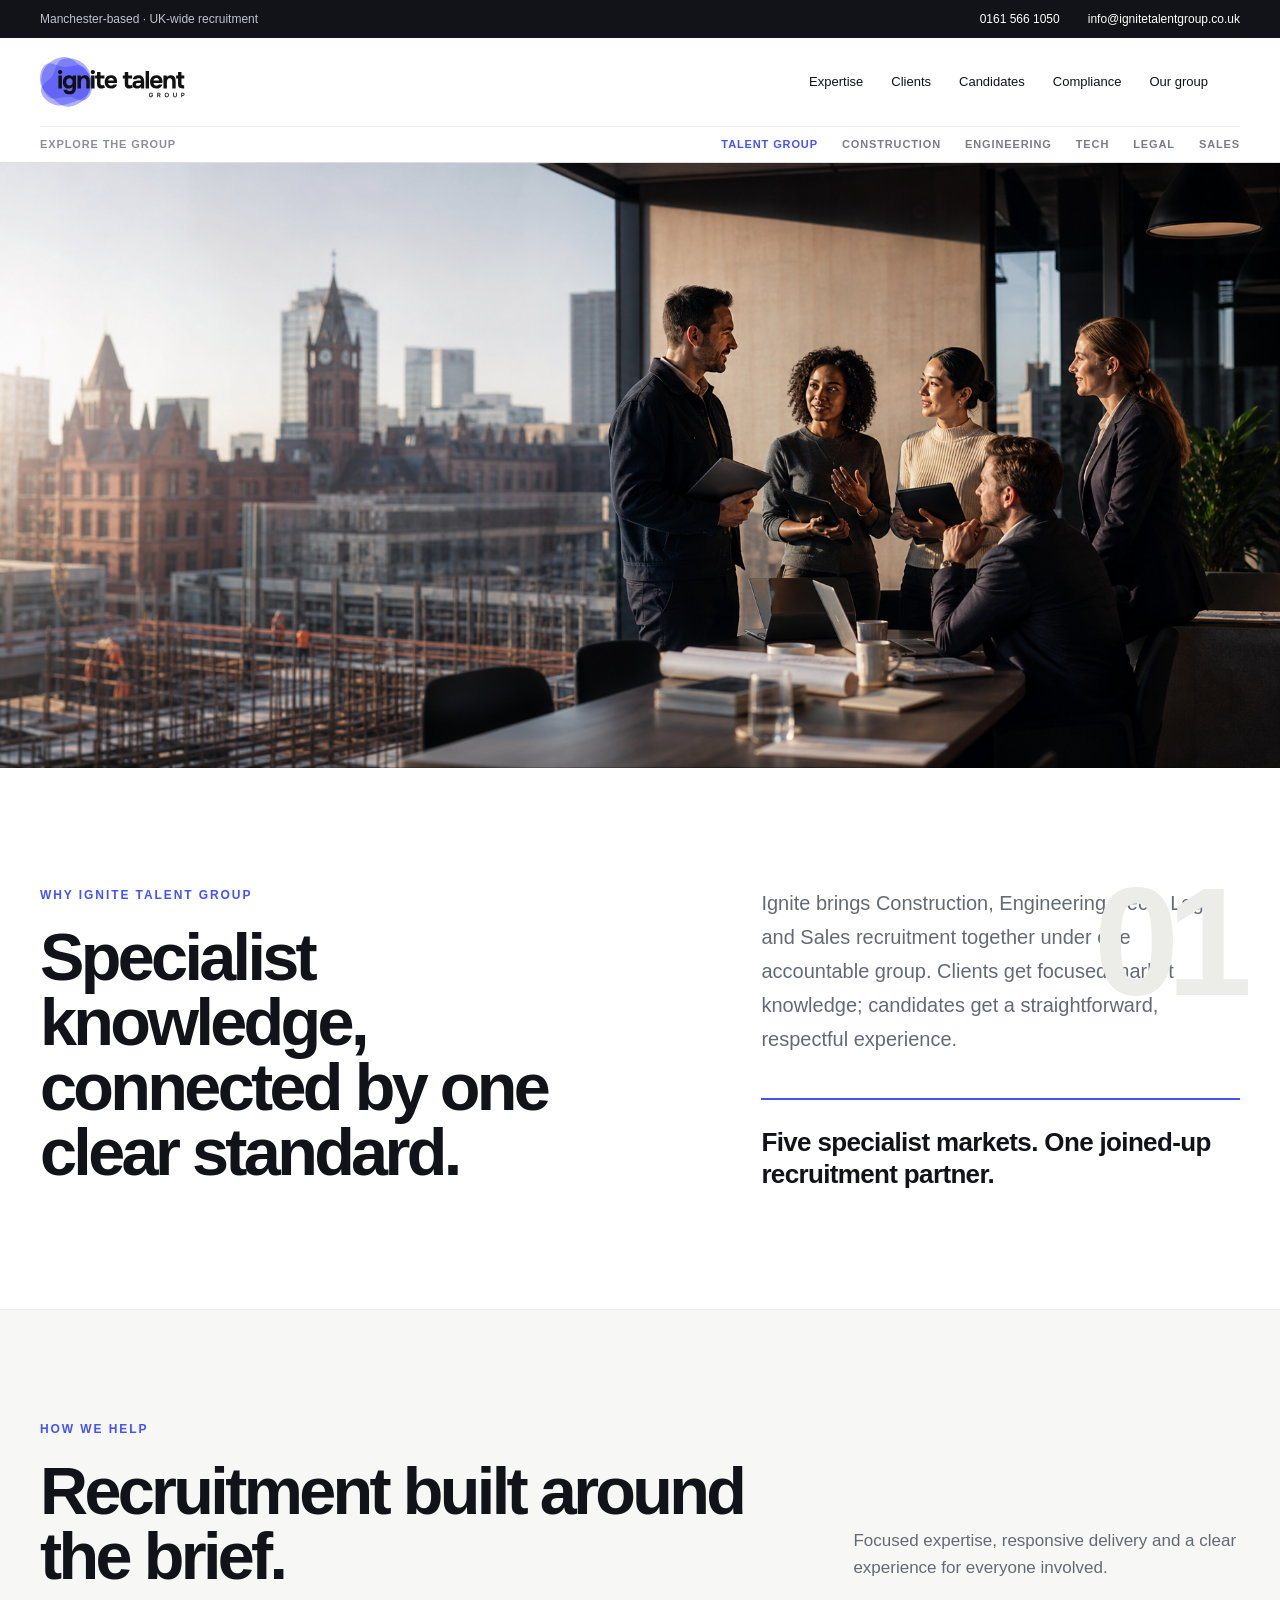
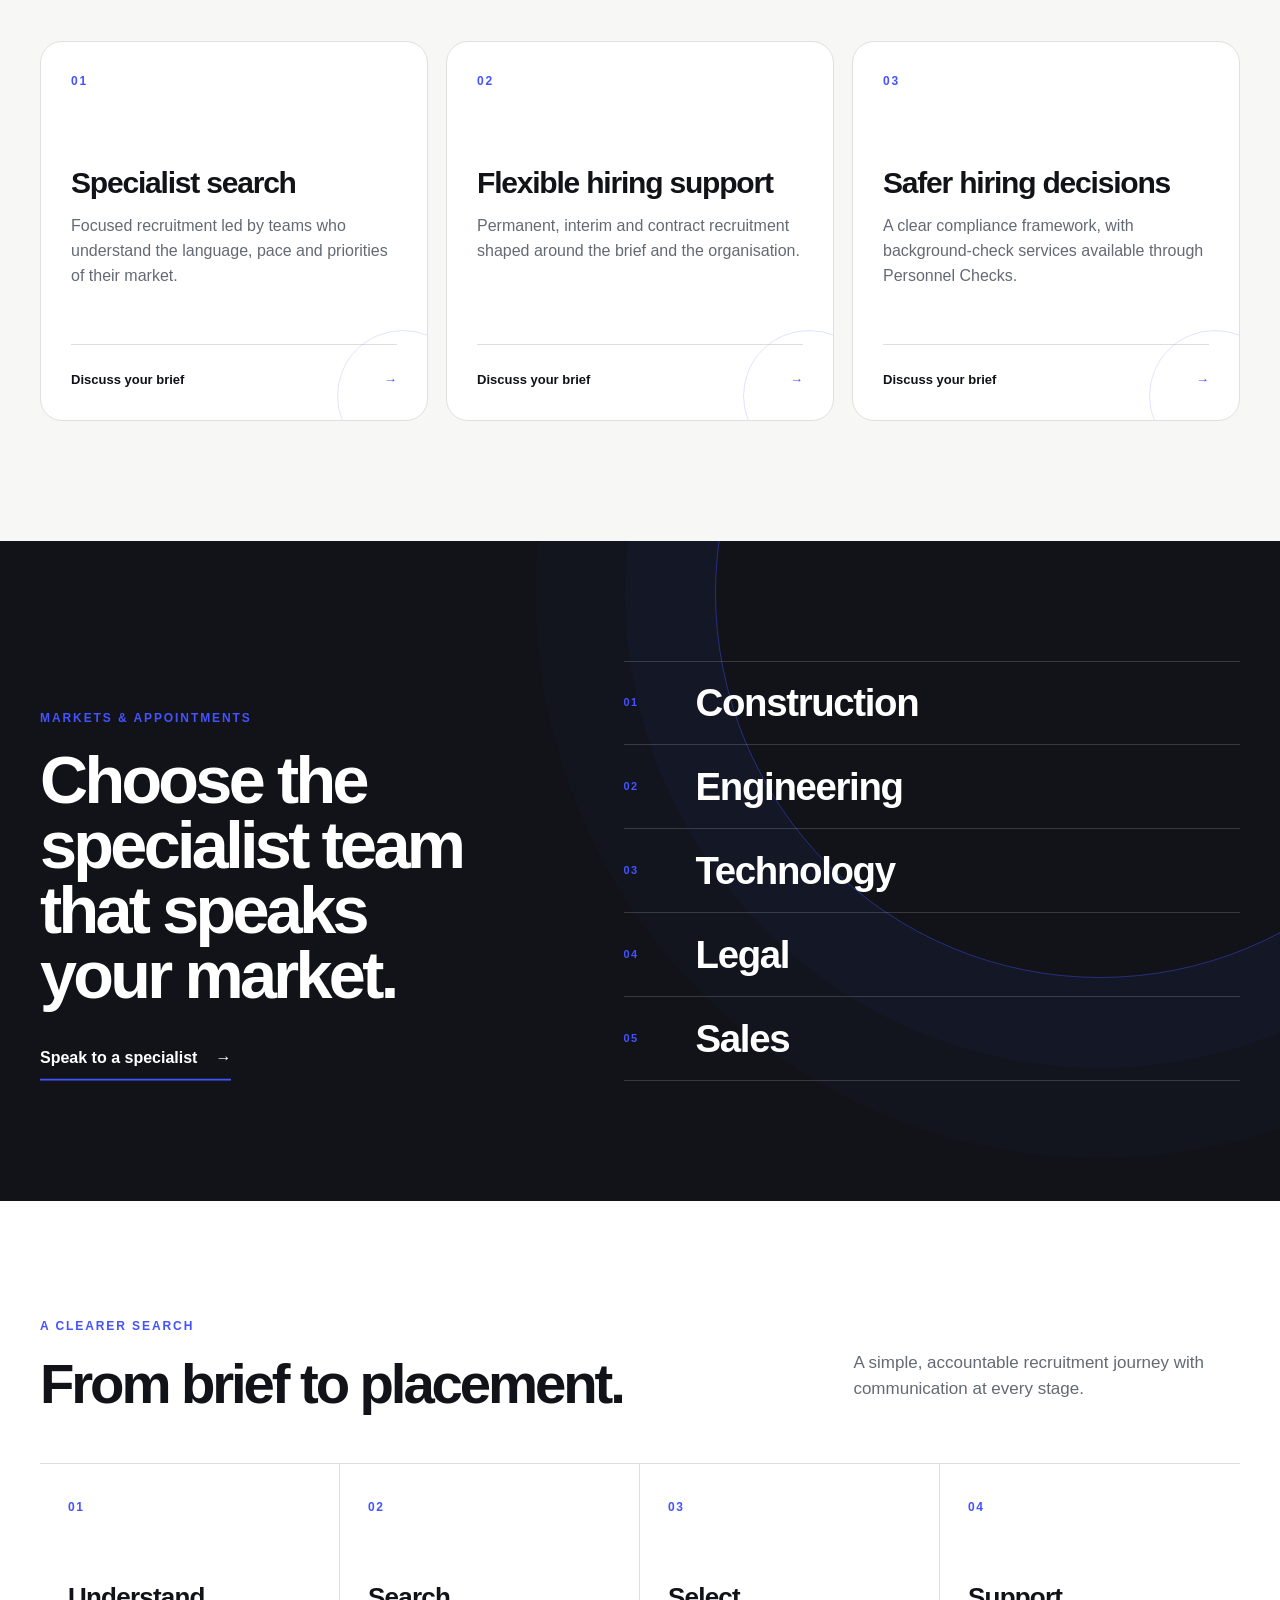
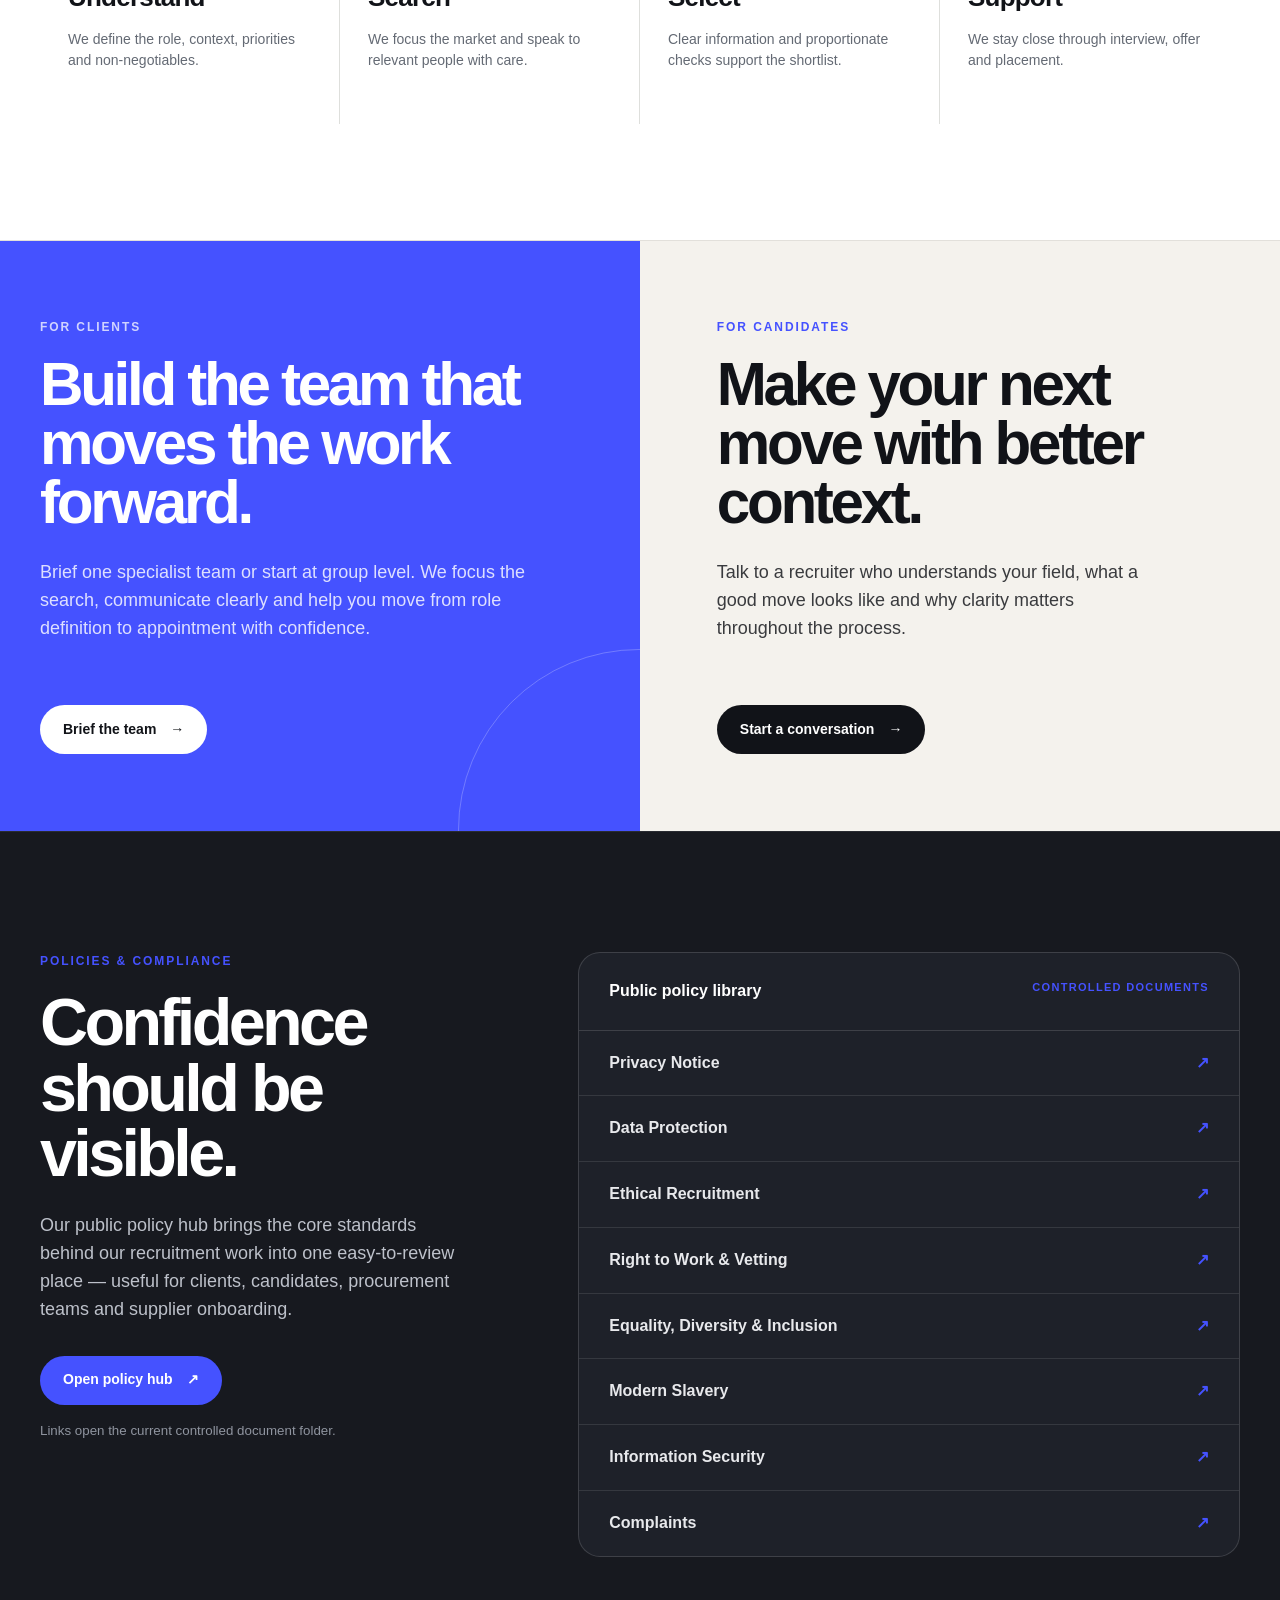
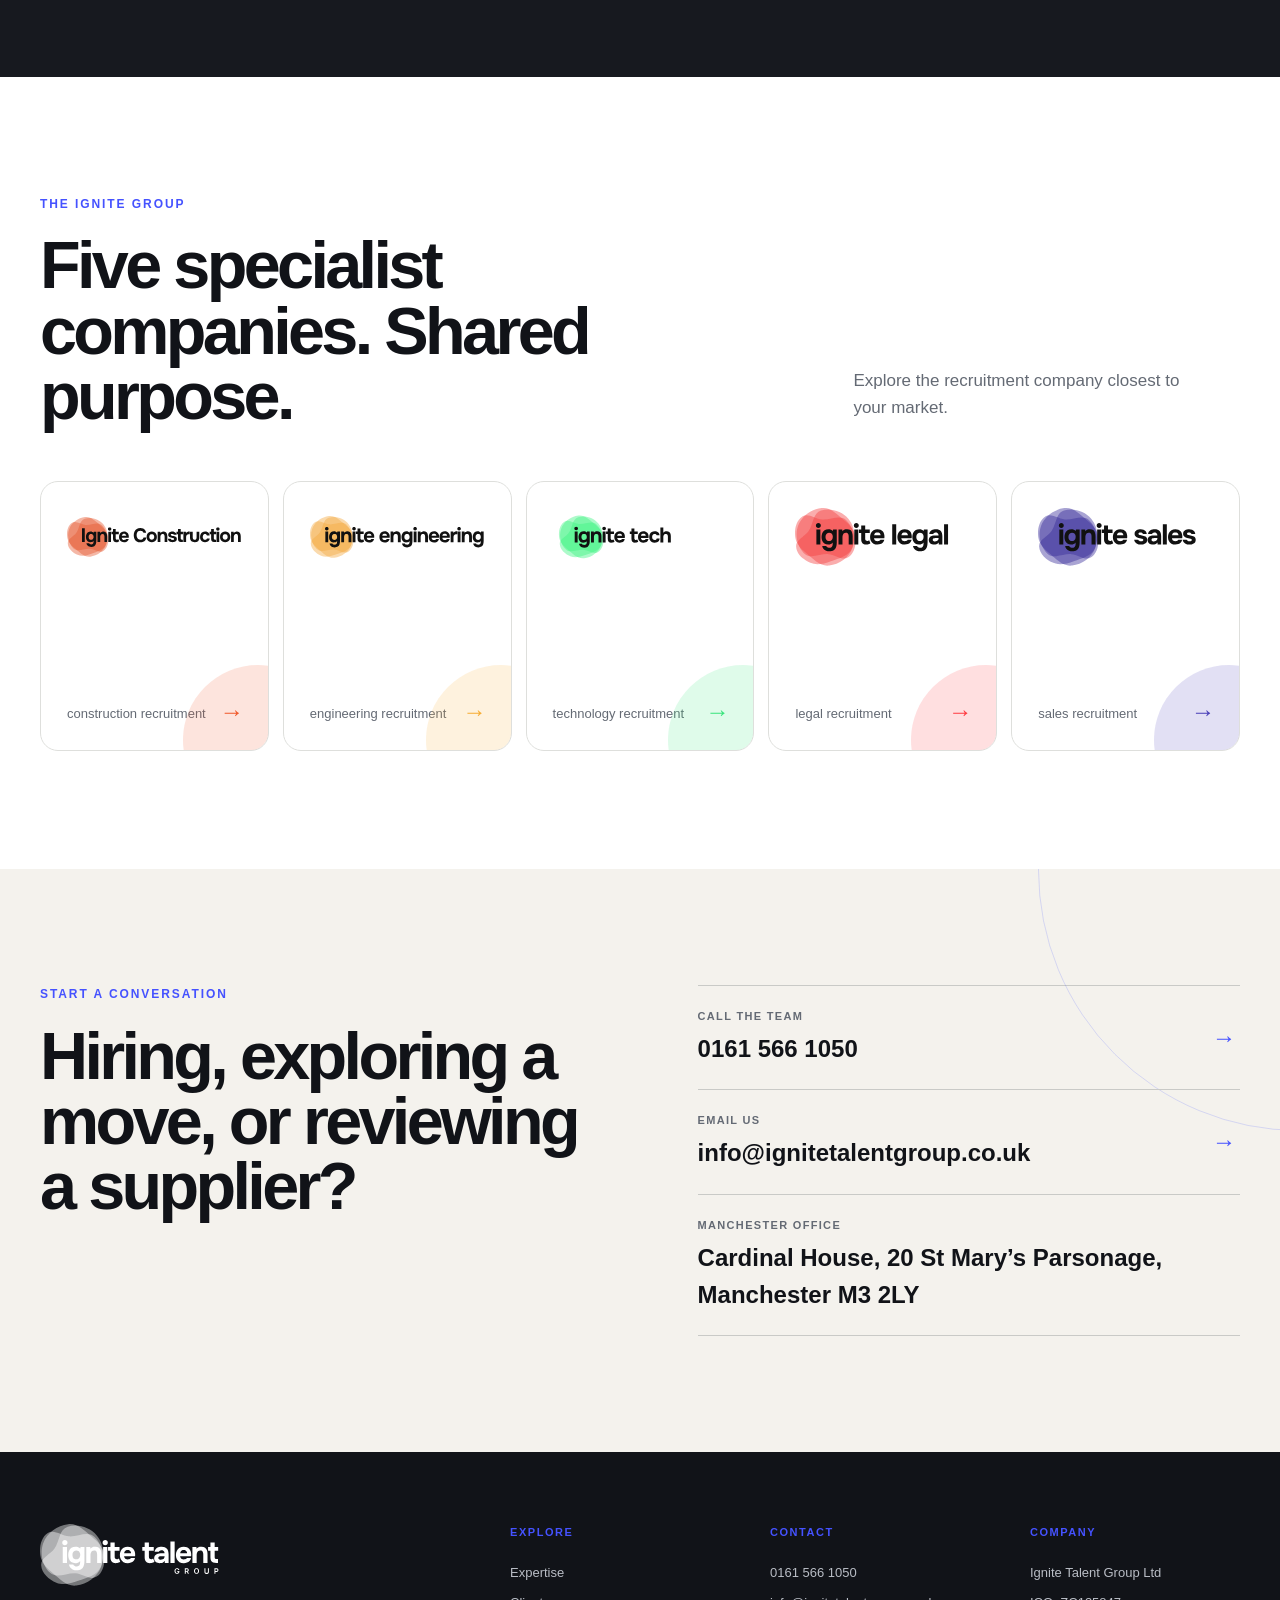
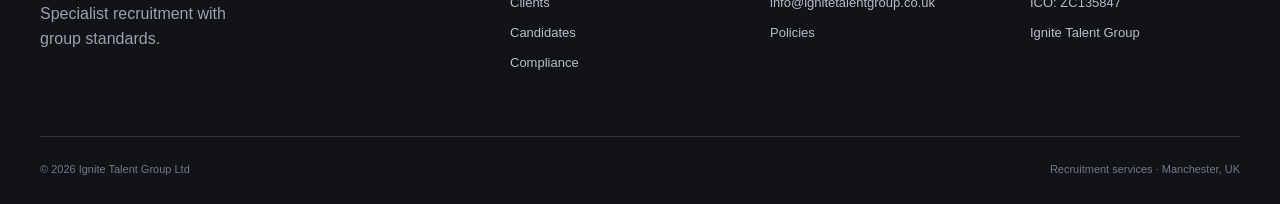
<file: index.html>
<!doctype html>
<html lang="en-GB">
<head>
  <meta charset="utf-8">
  <meta name="viewport" content="width=device-width,initial-scale=1">
  <meta name="description" content="Ignite Talent Group connects businesses with specialist recruitment teams across Construction, Engineering, Technology, Legal and Sales.">
  <meta name="theme-color" content="#111318">
  <title>Ignite Talent Group | Recruitment Agency UK</title>
  <link rel="icon" href="assets/ignite-talent-group.svg" type="image/svg+xml">
  <link rel="stylesheet" href="styles.css">
  <link rel="stylesheet" href="main-enhancements.css">
  <link rel="stylesheet" href="header-menu.css">
</head>
<body data-site="group">
  <div id="app"></div>
  <script src="app.js"></script>
  <script src="header-menu.js"></script>
</body>
</html>
</file>
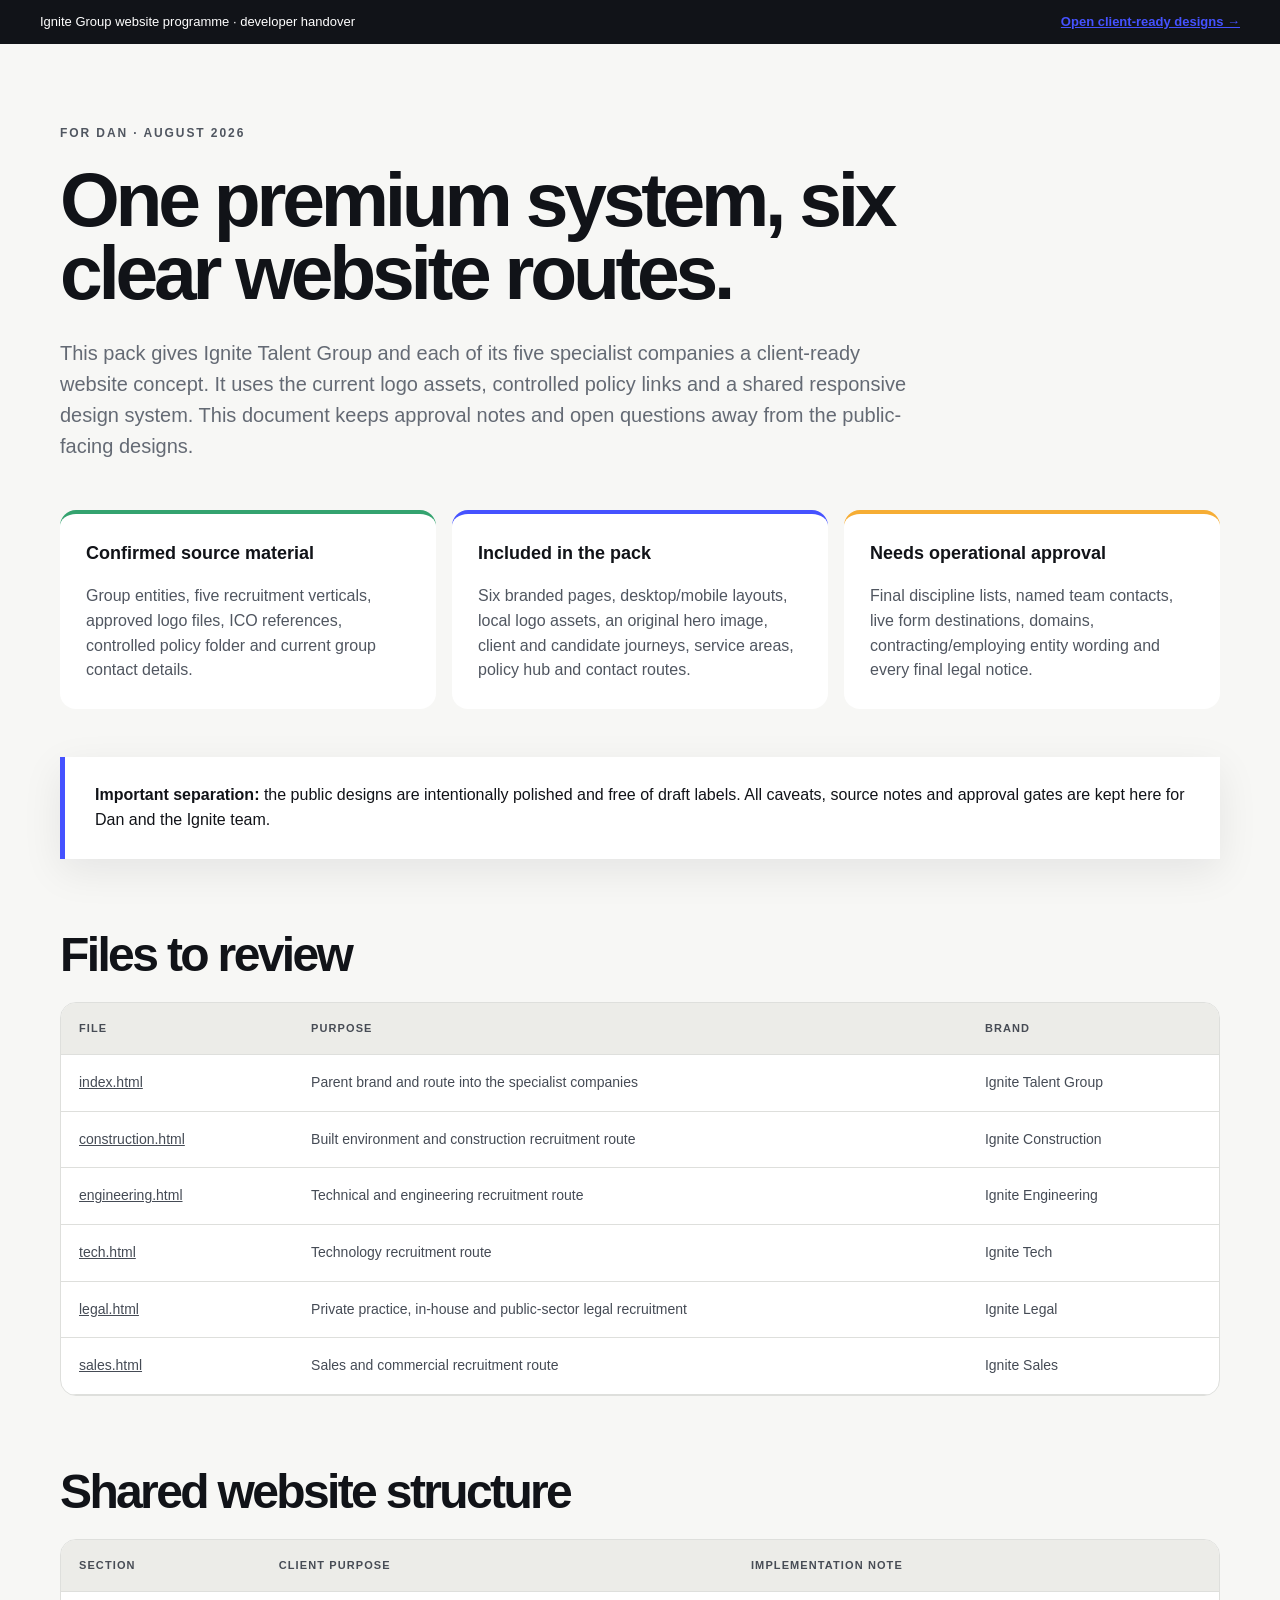
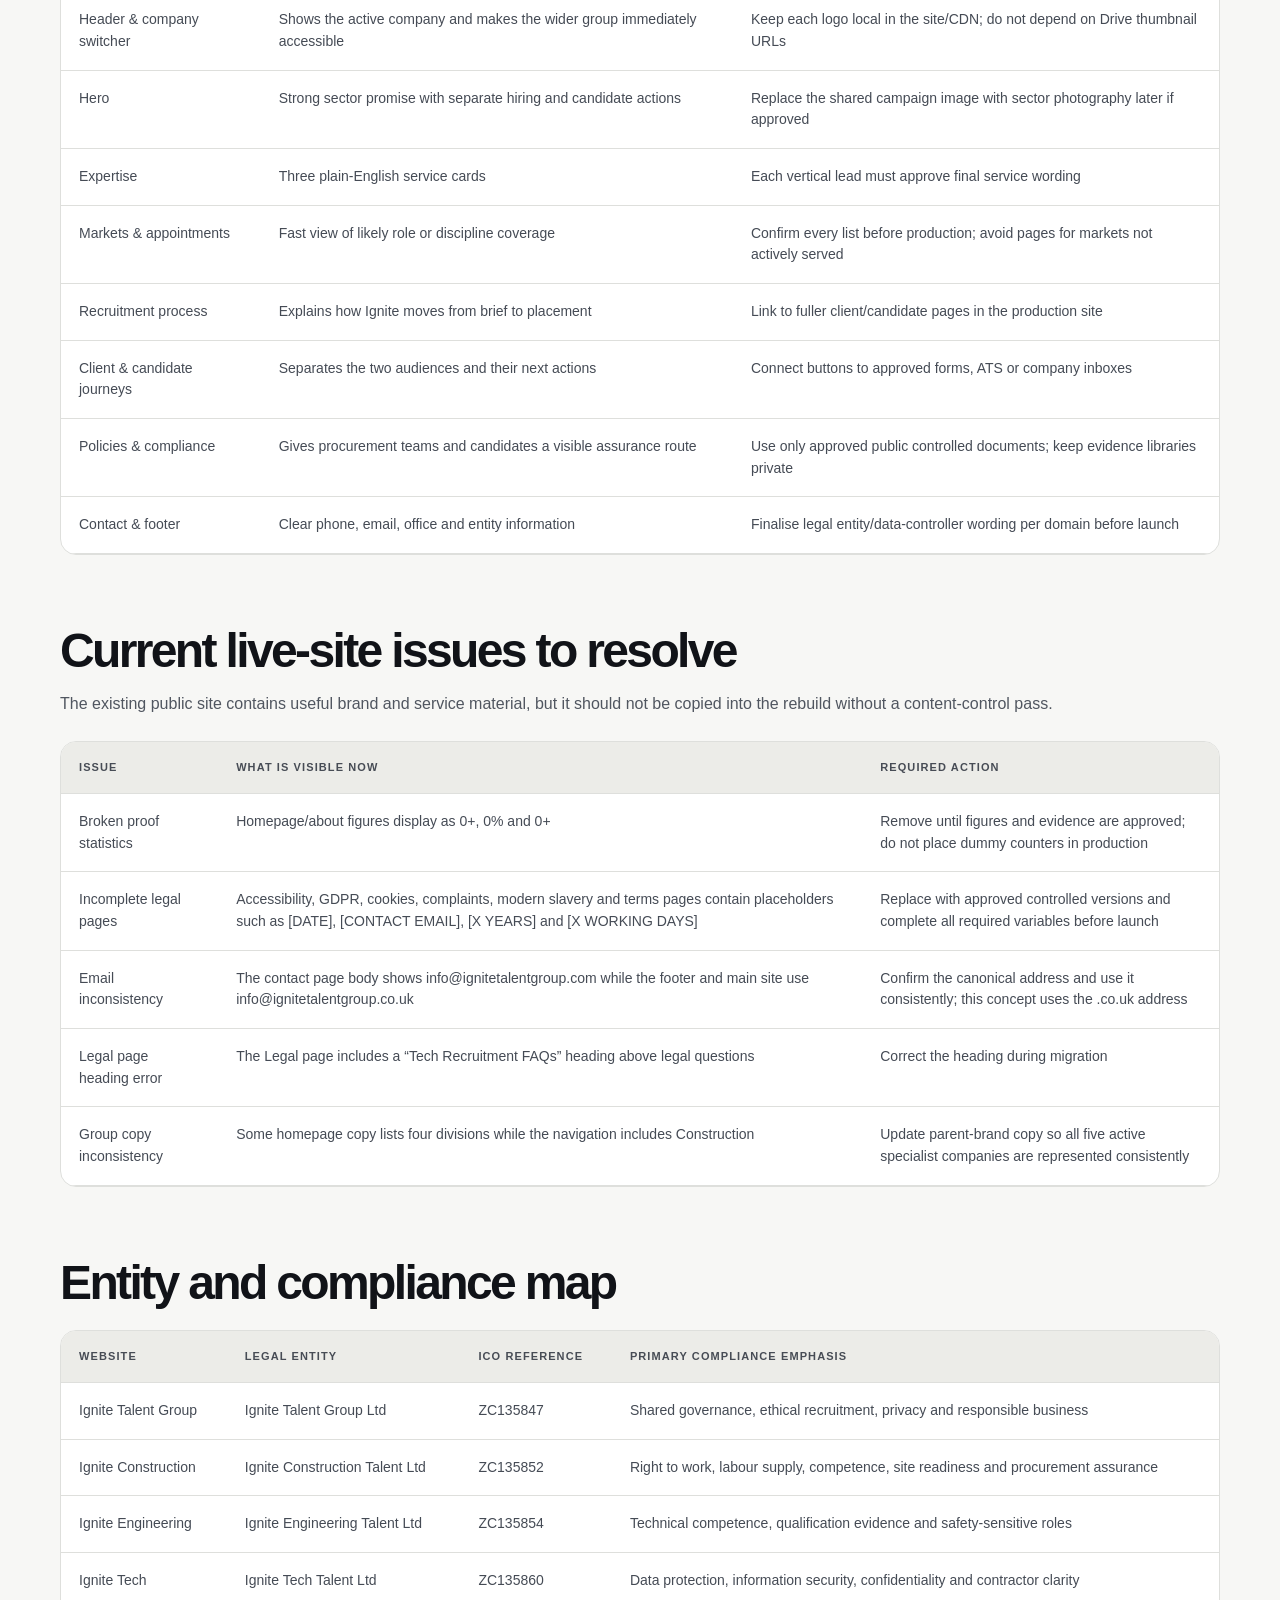
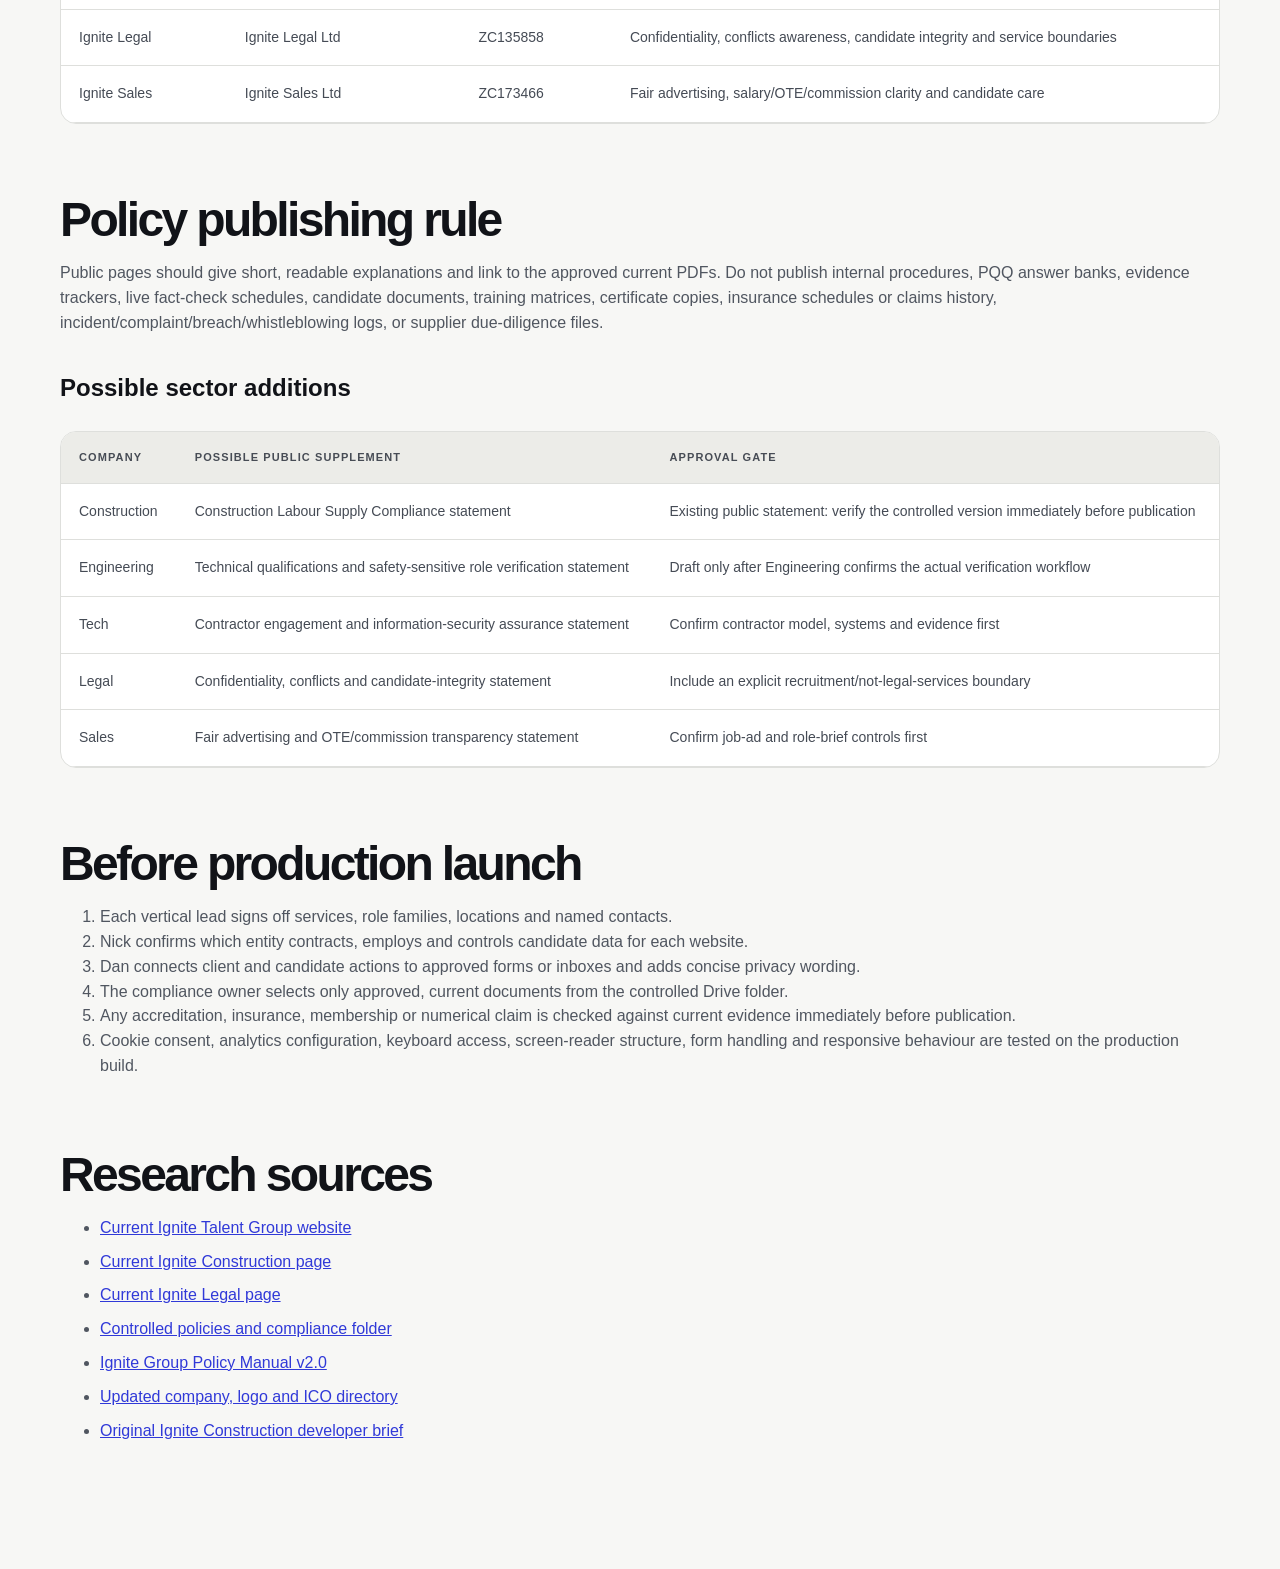
<file: developer-handover.html>
<!doctype html>
<html lang="en-GB">
<head>
  <meta charset="utf-8">
  <meta name="viewport" content="width=device-width,initial-scale=1">
  <title>Ignite Group | Developer handover</title>
  <link rel="icon" href="assets/ignite-talent-group.svg" type="image/svg+xml">
  <link rel="stylesheet" href="styles.css">
</head>
<body class="handover-page">
  <div class="handover-bar"><div class="page-width"><span>Ignite Group website programme · developer handover</span><a href="index.html">Open client-ready designs →</a></div></div>
  <main class="handover">
    <p class="eyebrow">For Dan · August 2026</p>
    <h1>One premium system, six clear website routes.</h1>
    <p class="intro">This pack gives Ignite Talent Group and each of its five specialist companies a client-ready website concept. It uses the current logo assets, controlled policy links and a shared responsive design system. This document keeps approval notes and open questions away from the public-facing designs.</p>

    <div class="status-grid">
      <article class="status" style="--status:#34a36f"><strong>Confirmed source material</strong><p>Group entities, five recruitment verticals, approved logo files, ICO references, controlled policy folder and current group contact details.</p></article>
      <article class="status" style="--status:#4552ff"><strong>Included in the pack</strong><p>Six branded pages, desktop/mobile layouts, local logo assets, an original hero image, client and candidate journeys, service areas, policy hub and contact routes.</p></article>
      <article class="status" style="--status:#f6ad34"><strong>Needs operational approval</strong><p>Final discipline lists, named team contacts, live form destinations, domains, contracting/employing entity wording and every final legal notice.</p></article>
    </div>

    <div class="handover-callout"><strong>Important separation:</strong> the public designs are intentionally polished and free of draft labels. All caveats, source notes and approval gates are kept here for Dan and the Ignite team.</div>

    <h2>Files to review</h2>
    <div class="table-wrap"><table><thead><tr><th>File</th><th>Purpose</th><th>Brand</th></tr></thead><tbody>
      <tr><td><a href="index.html">index.html</a></td><td>Parent brand and route into the specialist companies</td><td>Ignite Talent Group</td></tr>
      <tr><td><a href="construction.html">construction.html</a></td><td>Built environment and construction recruitment route</td><td>Ignite Construction</td></tr>
      <tr><td><a href="engineering.html">engineering.html</a></td><td>Technical and engineering recruitment route</td><td>Ignite Engineering</td></tr>
      <tr><td><a href="tech.html">tech.html</a></td><td>Technology recruitment route</td><td>Ignite Tech</td></tr>
      <tr><td><a href="legal.html">legal.html</a></td><td>Private practice, in-house and public-sector legal recruitment</td><td>Ignite Legal</td></tr>
      <tr><td><a href="sales.html">sales.html</a></td><td>Sales and commercial recruitment route</td><td>Ignite Sales</td></tr>
    </tbody></table></div>

    <h2>Shared website structure</h2>
    <div class="table-wrap"><table><thead><tr><th>Section</th><th>Client purpose</th><th>Implementation note</th></tr></thead><tbody>
      <tr><td>Header &amp; company switcher</td><td>Shows the active company and makes the wider group immediately accessible</td><td>Keep each logo local in the site/CDN; do not depend on Drive thumbnail URLs</td></tr>
      <tr><td>Hero</td><td>Strong sector promise with separate hiring and candidate actions</td><td>Replace the shared campaign image with sector photography later if approved</td></tr>
      <tr><td>Expertise</td><td>Three plain-English service cards</td><td>Each vertical lead must approve final service wording</td></tr>
      <tr><td>Markets &amp; appointments</td><td>Fast view of likely role or discipline coverage</td><td>Confirm every list before production; avoid pages for markets not actively served</td></tr>
      <tr><td>Recruitment process</td><td>Explains how Ignite moves from brief to placement</td><td>Link to fuller client/candidate pages in the production site</td></tr>
      <tr><td>Client &amp; candidate journeys</td><td>Separates the two audiences and their next actions</td><td>Connect buttons to approved forms, ATS or company inboxes</td></tr>
      <tr><td>Policies &amp; compliance</td><td>Gives procurement teams and candidates a visible assurance route</td><td>Use only approved public controlled documents; keep evidence libraries private</td></tr>
      <tr><td>Contact &amp; footer</td><td>Clear phone, email, office and entity information</td><td>Finalise legal entity/data-controller wording per domain before launch</td></tr>
    </tbody></table></div>

    <h2>Current live-site issues to resolve</h2>
    <p>The existing public site contains useful brand and service material, but it should not be copied into the rebuild without a content-control pass.</p>
    <div class="table-wrap"><table><thead><tr><th>Issue</th><th>What is visible now</th><th>Required action</th></tr></thead><tbody>
      <tr><td>Broken proof statistics</td><td>Homepage/about figures display as 0+, 0% and 0+</td><td>Remove until figures and evidence are approved; do not place dummy counters in production</td></tr>
      <tr><td>Incomplete legal pages</td><td>Accessibility, GDPR, cookies, complaints, modern slavery and terms pages contain placeholders such as [DATE], [CONTACT EMAIL], [X YEARS] and [X WORKING DAYS]</td><td>Replace with approved controlled versions and complete all required variables before launch</td></tr>
      <tr><td>Email inconsistency</td><td>The contact page body shows info@ignitetalentgroup.com while the footer and main site use info@ignitetalentgroup.co.uk</td><td>Confirm the canonical address and use it consistently; this concept uses the .co.uk address</td></tr>
      <tr><td>Legal page heading error</td><td>The Legal page includes a “Tech Recruitment FAQs” heading above legal questions</td><td>Correct the heading during migration</td></tr>
      <tr><td>Group copy inconsistency</td><td>Some homepage copy lists four divisions while the navigation includes Construction</td><td>Update parent-brand copy so all five active specialist companies are represented consistently</td></tr>
    </tbody></table></div>

    <h2>Entity and compliance map</h2>
    <div class="table-wrap"><table><thead><tr><th>Website</th><th>Legal entity</th><th>ICO reference</th><th>Primary compliance emphasis</th></tr></thead><tbody>
      <tr><td>Ignite Talent Group</td><td>Ignite Talent Group Ltd</td><td>ZC135847</td><td>Shared governance, ethical recruitment, privacy and responsible business</td></tr>
      <tr><td>Ignite Construction</td><td>Ignite Construction Talent Ltd</td><td>ZC135852</td><td>Right to work, labour supply, competence, site readiness and procurement assurance</td></tr>
      <tr><td>Ignite Engineering</td><td>Ignite Engineering Talent Ltd</td><td>ZC135854</td><td>Technical competence, qualification evidence and safety-sensitive roles</td></tr>
      <tr><td>Ignite Tech</td><td>Ignite Tech Talent Ltd</td><td>ZC135860</td><td>Data protection, information security, confidentiality and contractor clarity</td></tr>
      <tr><td>Ignite Legal</td><td>Ignite Legal Ltd</td><td>ZC135858</td><td>Confidentiality, conflicts awareness, candidate integrity and service boundaries</td></tr>
      <tr><td>Ignite Sales</td><td>Ignite Sales Ltd</td><td>ZC173466</td><td>Fair advertising, salary/OTE/commission clarity and candidate care</td></tr>
    </tbody></table></div>

    <h2>Policy publishing rule</h2>
    <p>Public pages should give short, readable explanations and link to the approved current PDFs. Do not publish internal procedures, PQQ answer banks, evidence trackers, live fact-check schedules, candidate documents, training matrices, certificate copies, insurance schedules or claims history, incident/complaint/breach/whistleblowing logs, or supplier due-diligence files.</p>

    <h3>Possible sector additions</h3>
    <div class="table-wrap"><table><thead><tr><th>Company</th><th>Possible public supplement</th><th>Approval gate</th></tr></thead><tbody>
      <tr><td>Construction</td><td>Construction Labour Supply Compliance statement</td><td>Existing public statement: verify the controlled version immediately before publication</td></tr>
      <tr><td>Engineering</td><td>Technical qualifications and safety-sensitive role verification statement</td><td>Draft only after Engineering confirms the actual verification workflow</td></tr>
      <tr><td>Tech</td><td>Contractor engagement and information-security assurance statement</td><td>Confirm contractor model, systems and evidence first</td></tr>
      <tr><td>Legal</td><td>Confidentiality, conflicts and candidate-integrity statement</td><td>Include an explicit recruitment/not-legal-services boundary</td></tr>
      <tr><td>Sales</td><td>Fair advertising and OTE/commission transparency statement</td><td>Confirm job-ad and role-brief controls first</td></tr>
    </tbody></table></div>

    <h2>Before production launch</h2>
    <ol>
      <li>Each vertical lead signs off services, role families, locations and named contacts.</li>
      <li>Nick confirms which entity contracts, employs and controls candidate data for each website.</li>
      <li>Dan connects client and candidate actions to approved forms or inboxes and adds concise privacy wording.</li>
      <li>The compliance owner selects only approved, current documents from the controlled Drive folder.</li>
      <li>Any accreditation, insurance, membership or numerical claim is checked against current evidence immediately before publication.</li>
      <li>Cookie consent, analytics configuration, keyboard access, screen-reader structure, form handling and responsive behaviour are tested on the production build.</li>
    </ol>

    <h2>Research sources</h2>
    <ul class="source-list">
      <li><a href="https://ignitetalentgroup.co.uk/" target="_blank" rel="noopener">Current Ignite Talent Group website</a></li>
      <li><a href="https://ignitetalentgroup.co.uk/construction/" target="_blank" rel="noopener">Current Ignite Construction page</a></li>
      <li><a href="https://ignitetalentgroup.co.uk/legal/" target="_blank" rel="noopener">Current Ignite Legal page</a></li>
      <li><a href="https://drive.google.com/drive/folders/1_ZLBzHEPtI0WPOxJM_Rt-7rITJ9roTm7?usp=drive_link" target="_blank" rel="noopener">Controlled policies and compliance folder</a></li>
      <li><a href="https://drive.google.com/file/d/1_OQ_ttmFZdjceERxR1COi1SPT_XRiF5o/view" target="_blank" rel="noopener">Ignite Group Policy Manual v2.0</a></li>
      <li><a href="https://docs.google.com/spreadsheets/d/1n7zHTAQu5k7RT_ZoqIyVNfTDmDHLpJCZ/edit" target="_blank" rel="noopener">Updated company, logo and ICO directory</a></li>
      <li><a href="original-construction-developer-brief.html">Original Ignite Construction developer brief</a></li>
    </ul>
  </main>
</body>
</html>
</file>
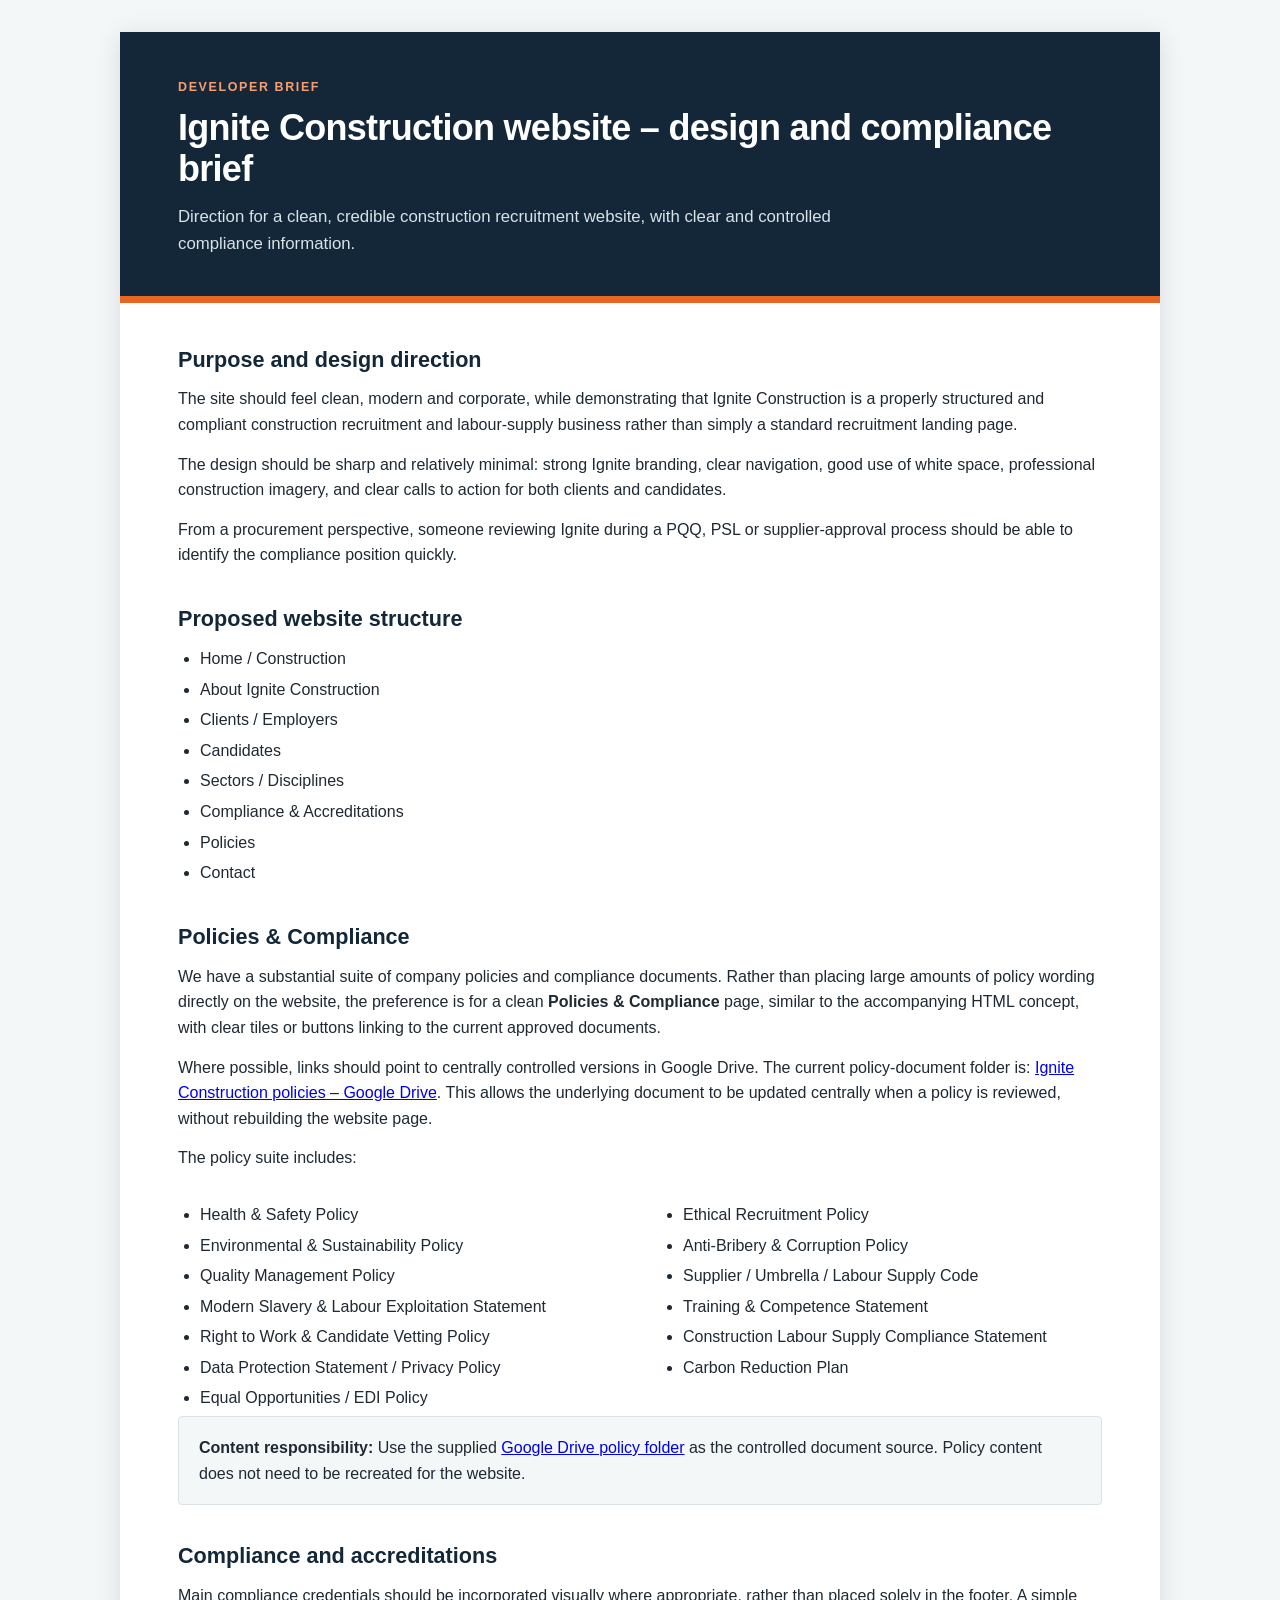
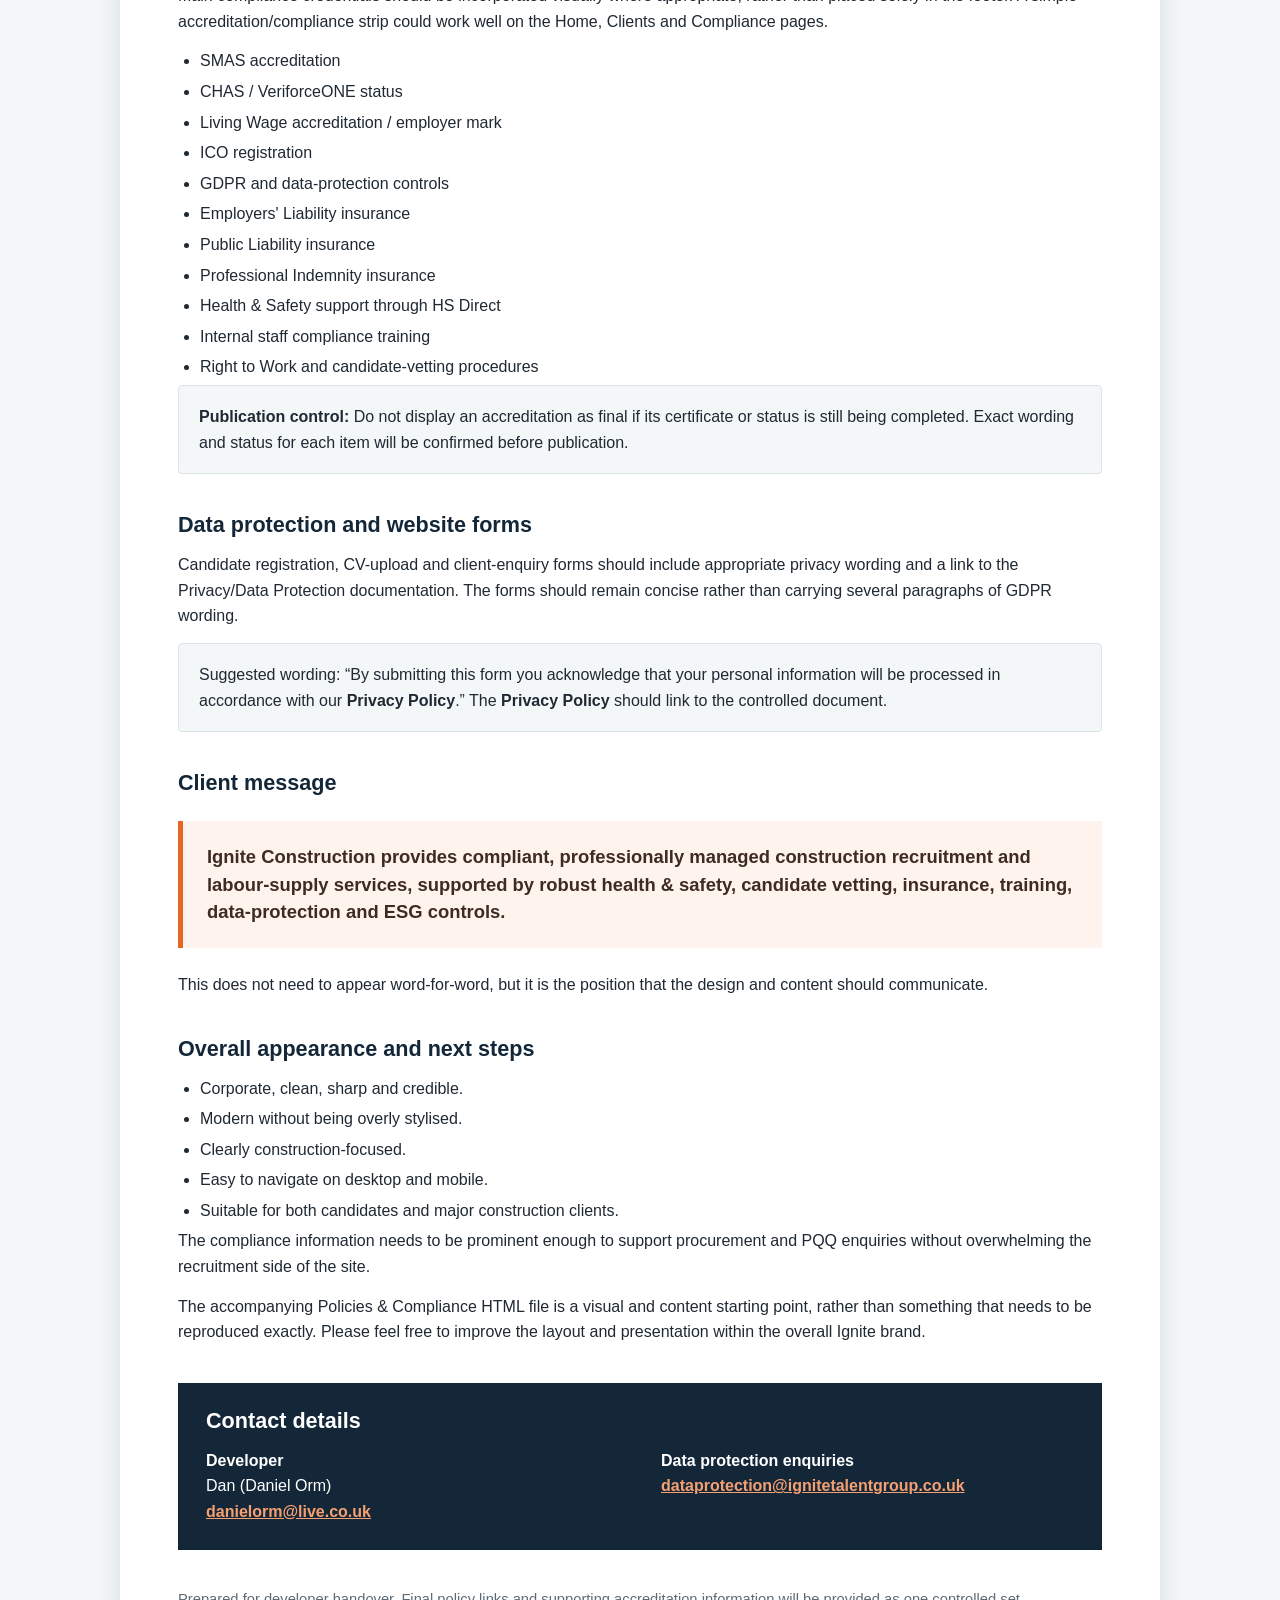
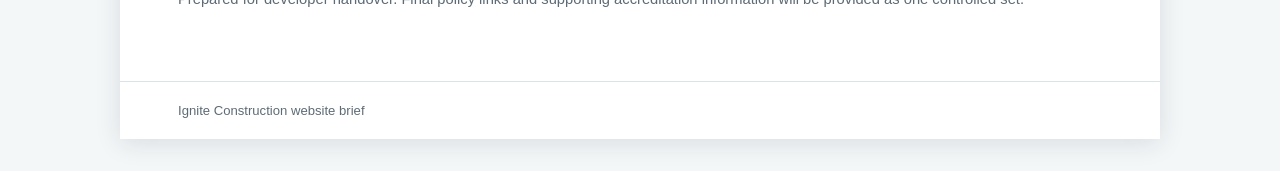
<file: original-construction-developer-brief.html>
<!doctype html>
<html lang="en-GB">
<head>
  <meta charset="utf-8">
  <meta name="viewport" content="width=device-width, initial-scale=1">
  <meta name="description" content="Ignite Construction website design and compliance developer brief.">
  <title>Ignite Construction | Website Design &amp; Compliance Brief</title>
  <style>
    :root { --navy:#132738; --orange:#e76722; --ink:#1f2933; --muted:#5d6b76; --line:#dce3e7; --paper:#fff; --wash:#f4f7f8; }
    * { box-sizing:border-box; }
    body { margin:0; background:var(--wash); color:var(--ink); font:16px/1.6 Arial, Helvetica, sans-serif; }
    .page { max-width:1040px; margin:32px auto; background:var(--paper); box-shadow:0 4px 24px rgba(16,36,52,.12); }
    header { padding:46px 58px 38px; background:var(--navy); color:#fff; border-bottom:7px solid var(--orange); }
    .eyebrow { margin:0 0 9px; color:#f6a072; font-size:.78rem; font-weight:700; letter-spacing:.13em; text-transform:uppercase; }
    h1 { margin:0; font-size:2.25rem; line-height:1.15; letter-spacing:-.02em; }
    .subtitle { max-width:680px; margin:14px 0 0; color:#d9e3e8; font-size:1.05rem; }
    main { padding:44px 58px 56px; }
    section { margin:0 0 38px; }
    h2 { margin:0 0 13px; color:var(--navy); font-size:1.35rem; line-height:1.25; }
    p { margin:0 0 14px; }
    ul { margin:12px 0 0; padding-left:22px; }
    li { margin:5px 0; }
    .key-message { margin:24px 0; padding:22px 24px; border-left:5px solid var(--orange); background:#fff4ed; color:#3e2c23; font-size:1.15rem; font-weight:700; line-height:1.5; }
    .note { padding:18px 20px; border:1px solid var(--line); border-radius:4px; background:var(--wash); }
    .two-col { display:grid; grid-template-columns:repeat(2,minmax(0,1fr)); gap:20px 42px; }
    .card { padding:20px 22px; border-top:3px solid var(--orange); background:#f8fafb; }
    .card h3 { margin:0 0 8px; color:var(--navy); font-size:1rem; }
    .card p { margin:0; }
    .contact { padding:25px 28px; background:var(--navy); color:#fff; }
    .contact h2 { color:#fff; }
    .contact a { color:#f6a072; font-weight:700; }
    .small { color:var(--muted); font-size:.92rem; }
    footer { padding:18px 58px; border-top:1px solid var(--line); color:var(--muted); font-size:.82rem; }
    @media (max-width:680px) { .page { margin:0; } header, main, footer { padding-left:24px; padding-right:24px; } h1 { font-size:1.8rem; } .two-col { grid-template-columns:1fr; } }
    @media print { body { background:#fff; } .page { max-width:none; margin:0; box-shadow:none; } }
  </style>
</head>
<body>
  <article class="page">
    <header>
      <p class="eyebrow">Developer brief</p>
      <h1>Ignite Construction website – design and compliance brief</h1>
      <p class="subtitle">Direction for a clean, credible construction recruitment website, with clear and controlled compliance information.</p>
    </header>
    <main>
      <section>
        <h2>Purpose and design direction</h2>
        <p>The site should feel clean, modern and corporate, while demonstrating that Ignite Construction is a properly structured and compliant construction recruitment and labour-supply business rather than simply a standard recruitment landing page.</p>
        <p>The design should be sharp and relatively minimal: strong Ignite branding, clear navigation, good use of white space, professional construction imagery, and clear calls to action for both clients and candidates.</p>
        <p>From a procurement perspective, someone reviewing Ignite during a PQQ, PSL or supplier-approval process should be able to identify the compliance position quickly.</p>
      </section>

      <section>
        <h2>Proposed website structure</h2>
        <ul>
          <li>Home / Construction</li><li>About Ignite Construction</li><li>Clients / Employers</li><li>Candidates</li>
          <li>Sectors / Disciplines</li><li>Compliance &amp; Accreditations</li><li>Policies</li><li>Contact</li>
        </ul>
      </section>

      <section>
        <h2>Policies &amp; Compliance</h2>
        <p>We have a substantial suite of company policies and compliance documents. Rather than placing large amounts of policy wording directly on the website, the preference is for a clean <strong>Policies &amp; Compliance</strong> page, similar to the accompanying HTML concept, with clear tiles or buttons linking to the current approved documents.</p>
        <p>Where possible, links should point to centrally controlled versions in Google Drive. The current policy-document folder is: <a href="https://drive.google.com/drive/folders/1_ZLBzHEPtI0WPOxJM_Rt-7rITJ9roTm7?usp=drive_link" target="_blank" rel="noopener noreferrer">Ignite Construction policies – Google Drive</a>. This allows the underlying document to be updated centrally when a policy is reviewed, without rebuilding the website page.</p>
        <p>The policy suite includes:</p>
        <div class="two-col">
          <ul><li>Health &amp; Safety Policy</li><li>Environmental &amp; Sustainability Policy</li><li>Quality Management Policy</li><li>Modern Slavery &amp; Labour Exploitation Statement</li><li>Right to Work &amp; Candidate Vetting Policy</li><li>Data Protection Statement / Privacy Policy</li><li>Equal Opportunities / EDI Policy</li></ul>
          <ul><li>Ethical Recruitment Policy</li><li>Anti-Bribery &amp; Corruption Policy</li><li>Supplier / Umbrella / Labour Supply Code</li><li>Training &amp; Competence Statement</li><li>Construction Labour Supply Compliance Statement</li><li>Carbon Reduction Plan</li></ul>
        </div>
        <p class="note"><strong>Content responsibility:</strong> Use the supplied <a href="https://drive.google.com/drive/folders/1_ZLBzHEPtI0WPOxJM_Rt-7rITJ9roTm7?usp=drive_link" target="_blank" rel="noopener noreferrer">Google Drive policy folder</a> as the controlled document source. Policy content does not need to be recreated for the website.</p>
      </section>

      <section>
        <h2>Compliance and accreditations</h2>
        <p>Main compliance credentials should be incorporated visually where appropriate, rather than placed solely in the footer. A simple accreditation/compliance strip could work well on the Home, Clients and Compliance pages.</p>
        <ul>
          <li>SMAS accreditation</li><li>CHAS / VeriforceONE status</li><li>Living Wage accreditation / employer mark</li><li>ICO registration</li><li>GDPR and data-protection controls</li><li>Employers' Liability insurance</li><li>Public Liability insurance</li><li>Professional Indemnity insurance</li><li>Health &amp; Safety support through HS Direct</li><li>Internal staff compliance training</li><li>Right to Work and candidate-vetting procedures</li>
        </ul>
        <p class="note"><strong>Publication control:</strong> Do not display an accreditation as final if its certificate or status is still being completed. Exact wording and status for each item will be confirmed before publication.</p>
      </section>

      <section>
        <h2>Data protection and website forms</h2>
        <p>Candidate registration, CV-upload and client-enquiry forms should include appropriate privacy wording and a link to the Privacy/Data Protection documentation. The forms should remain concise rather than carrying several paragraphs of GDPR wording.</p>
        <p class="note">Suggested wording: “By submitting this form you acknowledge that your personal information will be processed in accordance with our <strong>Privacy Policy</strong>.” The <strong>Privacy Policy</strong> should link to the controlled document.</p>
      </section>

      <section>
        <h2>Client message</h2>
        <div class="key-message">Ignite Construction provides compliant, professionally managed construction recruitment and labour-supply services, supported by robust health &amp; safety, candidate vetting, insurance, training, data-protection and ESG controls.</div>
        <p>This does not need to appear word-for-word, but it is the position that the design and content should communicate.</p>
      </section>

      <section>
        <h2>Overall appearance and next steps</h2>
        <ul>
          <li>Corporate, clean, sharp and credible.</li><li>Modern without being overly stylised.</li><li>Clearly construction-focused.</li><li>Easy to navigate on desktop and mobile.</li><li>Suitable for both candidates and major construction clients.</li>
        </ul>
        <p>The compliance information needs to be prominent enough to support procurement and PQQ enquiries without overwhelming the recruitment side of the site.</p>
        <p>The accompanying Policies &amp; Compliance HTML file is a visual and content starting point, rather than something that needs to be reproduced exactly. Please feel free to improve the layout and presentation within the overall Ignite brand.</p>
      </section>

      <section class="contact">
        <h2>Contact details</h2>
        <div class="two-col">
          <div><strong>Developer</strong><br>Dan (Daniel Orm)<br><a href="mailto:danielorm@live.co.uk">danielorm@live.co.uk</a></div>
          <div><strong>Data protection enquiries</strong><br><a href="mailto:dataprotection@ignitetalentgroup.co.uk">dataprotection@ignitetalentgroup.co.uk</a></div>
        </div>
      </section>
      <p class="small">Prepared for developer handover. Final policy links and supporting accreditation information will be provided as one controlled set.</p>
    </main>
    <footer>Ignite Construction website brief</footer>
  </article>
</body>
</html>
</file>
<file: styles.css>
:root {
  --accent: #4552ff;
  --accent-rgb: 69, 82, 255;
  --accent-text: #fff;
  --ink: #111318;
  --muted: #646a74;
  --paper: #fff;
  --warm: #f4f2ed;
  --soft: #f7f7f5;
  --line: #dedfdc;
  --radius: 22px;
  --shadow: 0 26px 80px rgba(17, 19, 24, .14);
}

* { box-sizing: border-box; }
html { scroll-behavior: smooth; }
body { margin: 0; background: var(--paper); color: var(--ink); font-family: Inter, "Aptos", "Segoe UI", Arial, sans-serif; line-height: 1.55; -webkit-font-smoothing: antialiased; }
img { display: block; max-width: 100%; }
a { color: inherit; }
button { font: inherit; }
.page-width { width: min(1440px, calc(100% - 80px)); margin-inline: auto; }
.sr-only { position: absolute; width: 1px; height: 1px; padding: 0; margin: -1px; overflow: hidden; clip: rect(0,0,0,0); white-space: nowrap; border: 0; }
.skip-link { position: fixed; left: 16px; top: -60px; z-index: 200; padding: 12px 18px; background: var(--accent); color: var(--accent-text); border-radius: 0 0 8px 8px; font-weight: 800; }
.skip-link:focus { top: 0; }

.utility-bar { background: var(--ink); color: #fff; font-size: 12px; }
.utility-inner { display: flex; align-items: center; justify-content: space-between; min-height: 38px; color: #bfc3cb; }
.utility-inner div { display: flex; gap: 28px; }
.utility-inner a { color: #fff; text-decoration: none; }
.utility-inner a:hover { color: var(--accent); }

.site-header { position: sticky; top: 0; z-index: 100; background: rgba(255,255,255,.96); border-bottom: 1px solid var(--line); backdrop-filter: blur(18px); }
.header-inner { display: grid; grid-template-columns: minmax(210px, 270px) 1fr auto; align-items: center; gap: 32px; min-height: 88px; }
.brand { display: flex; align-items: center; width: 100%; }
.brand img { width: auto; max-width: 248px; height: 50px; object-fit: contain; object-position: left center; }
.primary-nav { display: flex; justify-content: center; align-items: center; gap: clamp(18px, 2vw, 34px); }
.primary-nav a { position: relative; color: #343841; font-size: 14px; font-weight: 700; text-decoration: none; }
.primary-nav a::after { content: ""; position: absolute; left: 0; right: 100%; bottom: -8px; height: 2px; background: var(--accent); transition: right .2s ease; }
.primary-nav a:hover::after { right: 0; }
.header-cta, .button { display: inline-flex; align-items: center; justify-content: center; gap: 14px; min-height: 49px; padding: 0 22px; border: 1px solid transparent; border-radius: 999px; font-size: 14px; font-weight: 800; text-decoration: none; transition: transform .2s ease, background .2s ease, border-color .2s ease; }
.header-cta { background: var(--ink); color: #fff; }
.header-cta:hover, .button:hover { transform: translateY(-2px); }
.brand-switcher { display: flex; align-items: center; justify-content: flex-end; gap: 24px; height: 36px; border-top: 1px solid #efefec; font-size: 11px; font-weight: 800; letter-spacing: .08em; text-transform: uppercase; }
.brand-switcher::before { content: "Explore the group"; margin-right: auto; color: #8a8f98; font-weight: 650; }
.brand-switcher a { color: #777c85; text-decoration: none; }
.brand-switcher a:hover, .brand-switcher a.active { color: var(--accent); }
.menu-button { display: none; width: 46px; height: 42px; padding: 11px; border: 1px solid var(--line); border-radius: 10px; background: #fff; }
.menu-button > span:not(.sr-only) { display: block; height: 2px; margin: 4px 0; background: var(--ink); }

.hero { overflow: hidden; background: var(--warm); }
.hero-grid { display: grid; grid-template-columns: minmax(0, .92fr) minmax(480px, 1.08fr); min-height: 690px; }
.hero-copy { position: relative; z-index: 2; display: flex; flex-direction: column; justify-content: center; padding: 88px clamp(32px, 5vw, 78px) 88px 0; }
.eyebrow { margin: 0 0 20px; color: var(--accent); font-size: 12px; font-weight: 900; letter-spacing: .16em; text-transform: uppercase; }
h1, h2, h3, p { text-wrap: pretty; }
h1 { max-width: 780px; margin: 0; font-size: clamp(58px, 6.3vw, 96px); line-height: .93; letter-spacing: -.068em; }
.hero-lead { max-width: 720px; margin: 30px 0 0; color: #3e444d; font-size: clamp(18px, 1.7vw, 23px); line-height: 1.55; }
.button-row { display: flex; flex-wrap: wrap; gap: 12px; margin-top: 34px; }
.button.primary { background: var(--accent); color: var(--accent-text); }
.button.ghost { border-color: #bfc2c2; background: transparent; color: var(--ink); }
.button.ghost:hover { border-color: var(--ink); }
.hero-note { display: flex; align-items: center; gap: 10px; margin-top: 38px; color: #555b64; font-size: 12px; }
.pulse { width: 8px; height: 8px; border-radius: 50%; background: var(--accent); box-shadow: 0 0 0 6px rgba(var(--accent-rgb), .14); }
.hero-media { position: relative; min-width: 0; margin-right: calc((100vw - min(1440px, calc(100vw - 80px))) / -2); overflow: hidden; background: #252831; }
.hero-media > img { width: 100%; height: 100%; min-height: 690px; object-fit: cover; object-position: 58% center; filter: saturate(.85) contrast(1.04); }
.hero-tint { position: absolute; inset: 0; background: linear-gradient(90deg, rgba(var(--accent-rgb), .36), transparent 32%), linear-gradient(180deg, transparent 45%, rgba(10,12,16,.5)); mix-blend-mode: multiply; }
.hero-stamp { position: absolute; right: 36px; bottom: 34px; width: 230px; padding: 24px; border-top: 4px solid var(--accent); background: rgba(16,18,24,.86); color: #fff; box-shadow: var(--shadow); backdrop-filter: blur(10px); }
.hero-stamp small { display: block; margin-bottom: 16px; color: var(--accent); font-size: 10px; font-weight: 900; letter-spacing: .16em; text-transform: uppercase; }
.hero-stamp strong { font-size: 18px; line-height: 1.45; }

.intro-section { padding: 118px 0; }
.intro-grid { display: grid; grid-template-columns: minmax(0, .95fr) minmax(360px, .75fr); gap: clamp(50px, 9vw, 150px); align-items: start; }
h2 { margin: 0; font-size: clamp(43px, 5.2vw, 74px); line-height: .98; letter-spacing: -.055em; }
.intro-copy > p { margin: 0; color: var(--muted); font-size: 20px; line-height: 1.7; }
.intro-copy blockquote { margin: 42px 0 0; padding: 26px 0 0; border-top: 2px solid var(--accent); color: var(--ink); font-size: 26px; font-weight: 780; line-height: 1.25; letter-spacing: -.025em; }

.services-section { padding: 110px 0 120px; background: var(--soft); }
.section-title { display: grid; grid-template-columns: minmax(0, 1.25fr) minmax(300px, .65fr); gap: 70px; align-items: end; margin-bottom: 52px; }
.section-title > p { margin: 0 0 8px; color: var(--muted); font-size: 17px; }
.service-grid { display: grid; grid-template-columns: repeat(3, 1fr); gap: 18px; }
.service-card { display: flex; flex-direction: column; min-height: 380px; padding: 30px; border: 1px solid #e0e1de; border-radius: var(--radius); background: #fff; transition: transform .25s ease, box-shadow .25s ease; }
.service-card:hover { transform: translateY(-5px); box-shadow: var(--shadow); }
.service-number { color: var(--accent); font-size: 12px; font-weight: 900; letter-spacing: .16em; }
.service-card h3 { margin: 76px 0 16px; font-size: 30px; line-height: 1.05; letter-spacing: -.04em; }
.service-card p { margin: 0; color: var(--muted); font-size: 16px; }
.service-card a { display: flex; justify-content: space-between; margin-top: auto; padding-top: 25px; border-top: 1px solid var(--line); font-size: 13px; font-weight: 800; text-decoration: none; }
.service-card a span { color: var(--accent); }

.markets-section { position: relative; overflow: hidden; padding: 120px 0; background: var(--ink); color: #fff; }
.markets-section::before { content: ""; position: absolute; right: -16vw; top: -26vw; width: 60vw; height: 60vw; border: 1px solid rgba(var(--accent-rgb), .45); border-radius: 50%; box-shadow: 0 0 0 90px rgba(var(--accent-rgb), .04), 0 0 0 180px rgba(var(--accent-rgb), .025); }
.markets-grid { position: relative; display: grid; grid-template-columns: .85fr 1.15fr; gap: clamp(60px, 10vw, 170px); align-items: start; }
.markets-copy { position: sticky; top: 150px; }
.markets-copy h2 { max-width: 660px; }
.text-link { display: inline-flex; gap: 18px; margin-top: 38px; padding-bottom: 8px; border-bottom: 2px solid var(--accent); font-weight: 800; text-decoration: none; }
.market-list { margin: 0; padding: 0; list-style: none; }
.market-list li { display: grid; grid-template-columns: 54px 1fr; gap: 18px; align-items: center; min-height: 84px; border-bottom: 1px solid rgba(255,255,255,.16); font-size: clamp(24px, 3vw, 40px); font-weight: 750; letter-spacing: -.035em; }
.market-list li:first-child { border-top: 1px solid rgba(255,255,255,.16); }
.market-list span { color: var(--accent); font-size: 11px; font-weight: 900; letter-spacing: .12em; }

.process-section { padding: 116px 0; }
.section-title.compact h2 { font-size: clamp(42px, 4.4vw, 66px); }
.process-grid { display: grid; grid-template-columns: repeat(4, 1fr); margin: 0; padding: 0; list-style: none; border-top: 1px solid var(--line); }
.process-grid li { min-height: 260px; padding: 30px 28px; border-right: 1px solid var(--line); }
.process-grid li:last-child { border-right: 0; }
.process-grid span { color: var(--accent); font-size: 12px; font-weight: 900; letter-spacing: .14em; }
.process-grid h3 { margin: 58px 0 12px; font-size: 26px; letter-spacing: -.03em; }
.process-grid p { margin: 0; color: var(--muted); font-size: 14px; }

.journeys-section { background: var(--warm); }
.journeys-grid { display: grid; grid-template-columns: 1fr 1fr; }
.journey-card { display: flex; flex-direction: column; align-items: flex-start; min-height: 590px; padding: clamp(52px, 6vw, 88px); }
.client-card { margin-left: calc((100vw - min(1440px, calc(100vw - 80px))) / -2); padding-left: calc((100vw - min(1440px, calc(100vw - 80px))) / 2); background: var(--accent); color: var(--accent-text); }
.client-card .eyebrow { color: inherit; opacity: .75; }
.candidate-card { background: var(--warm); }
.journey-card h2 { font-size: clamp(42px, 4.7vw, 68px); }
.journey-card > p:not(.eyebrow) { max-width: 650px; margin: 26px 0 0; font-size: 18px; opacity: .82; }
.journey-card .button { margin-top: auto; }
.button.light { background: #fff; color: #111318; }
.button.dark-button { background: var(--ink); color: #fff; }

.compliance-section { padding: 120px 0; background: #17191f; color: #fff; }
.compliance-grid { display: grid; grid-template-columns: minmax(0, .78fr) minmax(460px, 1.22fr); gap: clamp(60px, 9vw, 150px); align-items: start; }
.compliance-copy { position: sticky; top: 150px; }
.compliance-copy h2 { max-width: 590px; }
.compliance-copy > p:not(.eyebrow) { max-width: 590px; margin: 26px 0 32px; color: #bdc1ca; font-size: 18px; }
.compliance-copy small { display: block; margin-top: 16px; color: #8f949f; }
.policy-panel { border: 1px solid rgba(255,255,255,.14); border-radius: var(--radius); background: #1e2129; overflow: hidden; }
.panel-title { display: flex; justify-content: space-between; gap: 22px; padding: 26px 30px; border-bottom: 1px solid rgba(255,255,255,.14); }
.panel-title span { color: var(--accent); font-size: 11px; font-weight: 900; letter-spacing: .12em; text-transform: uppercase; }
.policy-links a { display: flex; justify-content: space-between; gap: 20px; padding: 20px 30px; border-bottom: 1px solid rgba(255,255,255,.1); color: #e8e9ec; font-weight: 700; text-decoration: none; transition: background .2s ease, padding .2s ease; }
.policy-links a:last-child { border-bottom: 0; }
.policy-links a:hover { padding-left: 36px; background: rgba(var(--accent-rgb), .12); }
.policy-links b { color: var(--accent); }

.group-section { padding: 118px 0; }
.brand-grid { display: grid; grid-template-columns: repeat(5, 1fr); gap: 14px; }
.brand-card { position: relative; display: flex; flex-direction: column; min-height: 270px; padding: 26px; border: 1px solid var(--line); border-radius: 18px; text-decoration: none; overflow: hidden; transition: transform .25s ease, box-shadow .25s ease; }
.brand-card::after { content: ""; position: absolute; right: -65px; bottom: -65px; width: 150px; height: 150px; border-radius: 50%; background: var(--brand); opacity: .16; }
.brand-card:hover, .brand-card.is-current { transform: translateY(-4px); border-color: var(--brand); box-shadow: 0 18px 50px rgba(17,19,24,.1); }
.brand-card img { width: 100%; height: 58px; object-fit: contain; object-position: left center; }
.brand-card span { max-width: 170px; margin-top: auto; color: var(--muted); font-size: 13px; }
.brand-card b { position: absolute; right: 24px; bottom: 20px; color: var(--brand); font-size: 24px; }
.group-home-link { display: grid; grid-template-columns: auto minmax(180px, 320px) 1fr; gap: 24px; align-items: center; margin-top: 18px; padding: 22px 26px; border: 1px solid var(--line); border-radius: 18px; text-decoration: none; }
.group-home-link span { color: var(--muted); font-size: 12px; font-weight: 850; letter-spacing: .12em; text-transform: uppercase; }
.group-home-link img { height: 42px; object-fit: contain; object-position: left; }
.group-home-link b { justify-self: end; color: var(--accent); font-size: 24px; }

.contact-section { padding: 116px 0; background: var(--warm); }
.contact-grid { display: grid; grid-template-columns: 1fr 1fr; gap: clamp(60px, 9vw, 150px); align-items: start; }
.contact-actions { border-top: 1px solid #c9cac7; }
.contact-actions > a, .contact-actions > address { position: relative; display: flex; flex-direction: column; gap: 5px; padding: 22px 45px 22px 0; border-bottom: 1px solid #c9cac7; font-style: normal; text-decoration: none; }
.contact-actions small { color: var(--muted); font-size: 11px; font-weight: 850; letter-spacing: .12em; text-transform: uppercase; }
.contact-actions strong { font-size: clamp(17px, 2vw, 24px); }
.contact-actions > a > span { position: absolute; right: 4px; top: 50%; color: var(--accent); font-size: 24px; transform: translateY(-50%); }

.site-footer { padding: 72px 0 26px; background: var(--ink); color: #fff; }
.footer-grid { display: grid; grid-template-columns: 1.4fr repeat(3, .7fr); gap: 50px; padding-bottom: 62px; }
.footer-brand img { width: 250px; height: 62px; object-fit: contain; object-position: left center; filter: brightness(0) invert(1); }
.footer-brand p { max-width: 300px; color: #9ca1ab; }
.footer-grid > div:not(.footer-brand) { display: flex; flex-direction: column; gap: 10px; }
.footer-grid > div > strong { margin-bottom: 12px; color: var(--accent); font-size: 11px; letter-spacing: .14em; text-transform: uppercase; }
.footer-grid a, .footer-grid span { color: #b9bdc5; font-size: 13px; text-decoration: none; }
.footer-grid a:hover { color: #fff; }
.footer-bottom { display: flex; justify-content: space-between; gap: 20px; padding-top: 24px; border-top: 1px solid rgba(255,255,255,.14); color: #737986; font-size: 11px; }

/* Developer handover */
.handover-page { background: var(--soft); }
.handover-bar { padding: 12px 0; background: var(--ink); color: #fff; font-size: 13px; }
.handover-bar .page-width { display: flex; justify-content: space-between; gap: 20px; }
.handover-bar a { color: var(--accent); font-weight: 800; }
.handover { width: min(1160px, calc(100% - 64px)); margin: 0 auto; padding: 80px 0 110px; }
.handover h1 { max-width: 940px; margin: 0; font-size: clamp(48px, 6vw, 82px); line-height: .96; letter-spacing: -.055em; }
.handover .intro { max-width: 860px; margin: 28px 0 0; color: var(--muted); font-size: 20px; }
.handover h2 { margin: 72px 0 18px; font-size: clamp(32px, 4vw, 48px); }
.handover h3 { margin: 34px 0 12px; font-size: 24px; }
.handover p, .handover li { color: #505660; }
.status-grid { display: grid; grid-template-columns: repeat(3, 1fr); gap: 16px; margin: 48px 0; }
.status { padding: 26px; border-radius: 16px; border-top: 4px solid var(--status); background: #fff; }
.status strong { display: block; font-size: 18px; }
.status p { margin-bottom: 0; }
.table-wrap { overflow-x: auto; margin: 24px 0 54px; border: 1px solid var(--line); border-radius: 16px; background: #fff; }
table { width: 100%; min-width: 820px; border-collapse: collapse; }
th, td { padding: 17px 18px; border-bottom: 1px solid var(--line); text-align: left; vertical-align: top; }
th { background: #ecece8; color: #474c55; font-size: 11px; letter-spacing: .1em; text-transform: uppercase; }
td { color: #454b55; font-size: 14px; }
.tag { display: inline-block; padding: 4px 9px; border-radius: 999px; background: rgba(var(--accent-rgb), .12); color: #2d38d7; font-size: 10px; font-weight: 900; text-transform: uppercase; }
.handover-callout { margin: 34px 0; padding: 26px 30px; border-left: 5px solid var(--accent); background: #fff; box-shadow: 0 12px 40px rgba(17,19,24,.08); }
.source-list li { margin: 9px 0; }
.source-list a { color: #3039d8; }

@media (max-width: 1120px) {
  .page-width { width: min(100% - 48px, 1440px); }
  .header-inner { grid-template-columns: minmax(180px, 240px) 1fr auto; gap: 20px; }
  .primary-nav { gap: 18px; }
  .hero-grid { grid-template-columns: .9fr 1.1fr; }
  .brand-grid { grid-template-columns: repeat(3, 1fr); }
  .footer-grid { grid-template-columns: 1.2fr repeat(3, .8fr); gap: 30px; }
}

@media (max-width: 900px) {
  .utility-inner > span, .header-cta { display: none; }
  .utility-inner { justify-content: flex-end; }
  .header-inner { grid-template-columns: 1fr auto; }
  .menu-button { display: block; }
  .primary-nav { position: absolute; left: 0; right: 0; top: 88px; display: none; flex-direction: column; align-items: flex-start; padding: 26px; border-top: 1px solid var(--line); border-bottom: 1px solid var(--line); background: #fff; box-shadow: 0 20px 40px rgba(17,19,24,.12); }
  .primary-nav.open { display: flex; }
  .brand-switcher { overflow-x: auto; justify-content: flex-start; gap: 20px; }
  .brand-switcher::before { display: none; }
  .hero-grid { grid-template-columns: 1fr; }
  .hero-copy { padding-right: 0; }
  .hero-media { min-height: 480px; margin-right: 0; }
  .hero-media > img { min-height: 480px; }
  .intro-grid, .section-title, .markets-grid, .compliance-grid, .contact-grid { grid-template-columns: 1fr; gap: 40px; }
  .markets-copy, .compliance-copy { position: static; }
  .service-grid { grid-template-columns: 1fr; }
  .service-card { min-height: 310px; }
  .service-card h3 { margin-top: 45px; }
  .process-grid { grid-template-columns: 1fr 1fr; }
  .process-grid li:nth-child(2) { border-right: 0; }
  .process-grid li:nth-child(-n+2) { border-bottom: 1px solid var(--line); }
  .journeys-grid { grid-template-columns: 1fr; }
  .client-card { margin-left: 0; padding-left: clamp(52px, 6vw, 88px); }
  .journey-card { min-height: 500px; }
  .brand-grid { grid-template-columns: repeat(2, 1fr); }
  .footer-grid { grid-template-columns: 1fr 1fr; }
  .status-grid { grid-template-columns: 1fr; }
}

@media (max-width: 620px) {
  .page-width { width: min(100% - 32px, 1440px); }
  .utility-inner div { width: 100%; justify-content: space-between; gap: 12px; font-size: 10px; }
  .header-inner { min-height: 76px; }
  .brand img { max-width: 210px; height: 42px; }
  .primary-nav { top: 76px; }
  .brand-switcher { height: 38px; }
  .hero-copy { padding: 66px 0; }
  h1 { font-size: clamp(52px, 16vw, 72px); }
  .hero-media, .hero-media > img { min-height: 390px; }
  .hero-media > img { object-position: 64% center; }
  .hero-stamp { right: 16px; bottom: 16px; width: 190px; padding: 18px; }
  .intro-section, .services-section, .markets-section, .process-section, .group-section, .contact-section, .compliance-section { padding: 82px 0; }
  h2 { font-size: clamp(40px, 13vw, 58px); }
  .intro-copy > p { font-size: 18px; }
  .button-row { flex-direction: column; align-items: stretch; }
  .button { width: 100%; }
  .market-list li { min-height: 74px; font-size: 24px; }
  .process-grid { grid-template-columns: 1fr; }
  .process-grid li { min-height: 220px; border-right: 0; border-bottom: 1px solid var(--line); }
  .journey-card { min-height: 540px; padding: 54px 24px; }
  .client-card { padding-left: 24px; }
  .compliance-grid { grid-template-columns: minmax(0, 1fr); }
  .policy-panel { min-width: 0; }
  .panel-title { flex-direction: column; gap: 6px; }
  .policy-links a { padding-inline: 20px; }
  .brand-grid { grid-template-columns: 1fr; }
  .brand-card { min-height: 230px; }
  .group-home-link { grid-template-columns: 1fr auto; }
  .group-home-link span { grid-column: 1 / -1; }
  .group-home-link img { max-width: 230px; }
  .footer-grid { grid-template-columns: 1fr; }
  .footer-bottom { flex-direction: column; }
  .handover { width: min(100% - 32px, 1160px); padding-top: 56px; }
  .handover h1 { font-size: 48px; }
}

@media (prefers-reduced-motion: reduce) {
  html { scroll-behavior: auto; }
  *, *::before, *::after { transition-duration: .01ms !important; }
}

@media print {
  .utility-bar, .site-header, .menu-button { position: static; }
  .service-card, .policy-panel { break-inside: avoid; box-shadow: none; }
}
</file>
<file: main-enhancements.css>
/* Ignite Talent Group — main-site visual alignment pass */

/* The supplied hero-background.png is a complete hero composition, including the
   logo, headline and supporting copy. Keep the existing hero markup in the DOM
   for accessibility/future reuse, but let the supplied artwork own the visual hero. */
.hero {
  position: relative;
  min-height: 0;
  background: #0b1020;
  overflow: hidden;
}

.hero-grid {
  display: block;
  width: 100%;
  min-height: 0;
}

.hero-copy,
.hero-tint,
.hero-stamp {
  display: none !important;
}

.hero-media {
  display: block;
  position: relative;
  width: 100%;
  height: auto;
  min-height: 0;
  margin: 0;
  overflow: hidden;
  background: #0b1020;
}

.hero-media > img {
  display: block;
  width: 100%;
  height: auto;
  min-height: 0;
  max-width: none;
  object-fit: contain;
  object-position: center center;
  filter: none;
}

/* The supplied artwork is already composed as the complete hero. Display it at
   its natural aspect ratio so its logo, headline and lower copy are never cut off. */
@media (max-width: 900px) {
  .hero-media > img {
    width: 100%;
    height: auto;
    min-height: 0;
  }
}

@media (max-width: 640px) {
  .hero-media > img {
    width: 100%;
    height: auto;
    min-height: 0;
  }
}

.intro-section {
  background: #fff;
}

.intro-grid {
  position: relative;
}

.intro-grid::after {
  content: "01";
  position: absolute;
  right: 0;
  top: -20px;
  color: #ecece8;
  font-size: clamp(80px, 12vw, 170px);
  font-weight: 900;
  letter-spacing: -.08em;
  line-height: 1;
  pointer-events: none;
}

.services-section {
  border-top: 1px solid #ecece8;
}

.service-card {
  position: relative;
  overflow: hidden;
}

.service-card::after {
  content: "";
  position: absolute;
  right: -42px;
  bottom: -42px;
  width: 130px;
  height: 130px;
  border: 1px solid rgba(var(--accent-rgb), .16);
  border-radius: 50%;
  transition: transform .3s ease;
}

.service-card:hover::after {
  transform: scale(1.35);
}

.markets-section {
  min-height: 620px;
}

.process-section {
  background: #fff;
}

.process-grid li {
  transition: background .2s ease, transform .2s ease;
}

.process-grid li:hover {
  background: var(--soft);
}

.journeys-section {
  border-top: 1px solid rgba(17,19,24,.08);
}

.client-card {
  position: relative;
  overflow: hidden;
}

.client-card::after {
  content: "";
  position: absolute;
  width: 360px;
  height: 360px;
  right: -180px;
  bottom: -180px;
  border: 1px solid rgba(255,255,255,.24);
  border-radius: 50%;
}

.compliance-section {
  border-top: 1px solid rgba(255,255,255,.08);
}

.contact-section {
  position: relative;
  overflow: hidden;
}

.contact-section::before {
  content: "";
  position: absolute;
  width: 520px;
  height: 520px;
  right: -280px;
  top: -260px;
  border: 1px solid rgba(var(--accent-rgb), .18);
  border-radius: 50%;
  pointer-events: none;
}

@media (max-width: 900px) {
  .intro-grid::after { display: none; }
}
</file>
<file: header-menu.css>
.primary-nav.live-style-menu {
  justify-content: flex-end;
  gap: 28px;
}

.primary-nav.live-style-menu a {
  color: #111318;
  font-size: 13px;
  font-weight: 500;
  letter-spacing: 0;
}

.primary-nav.live-style-menu a::after {
  display: none;
}

.primary-nav.live-style-menu a:hover,
.primary-nav.live-style-menu a.active {
  color: #111318;
}

@media (max-width: 900px) {
  .primary-nav.live-style-menu {
    justify-content: flex-start;
    gap: 18px;
  }
}
</file>
